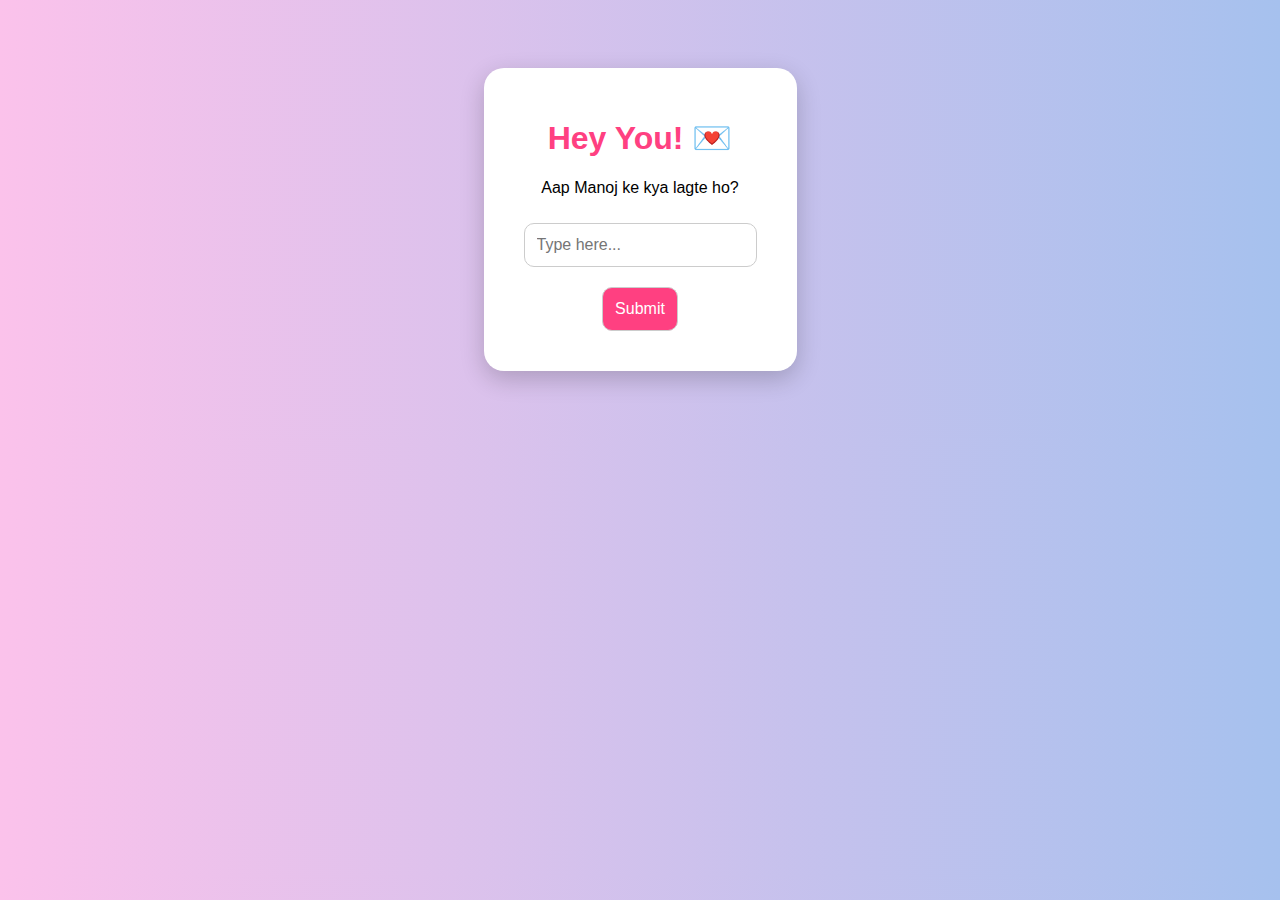
<file: index.html>
<!DOCTYPE html>
<html lang="en">
<head>
  <meta charset="UTF-8">
  <meta name="viewport" content="width=device-width, initial-scale=1">
  <title>For You 💗</title>

  
  <style>
    body {
      font-family: 'Segoe UI', sans-serif;
      background: linear-gradient(to right, #fbc2eb, #a6c1ee);
      text-align: center;
      padding: 60px 20px;
    }

    .login-box {
      background: white;
      padding: 30px;
      border-radius: 20px;
      box-shadow: 0 8px 25px rgba(0,0,0,0.2);
      display: inline-block;
      animation: popIn 1.2s ease;
    }

    h1 {
      color: #ff4081;
    }

    input, button {
      padding: 12px;
      margin: 10px;
      font-size: 1rem;
      border-radius: 10px;
      border: 1px solid #ccc;
    }

    button {
      background-color: #ff4081;
      color: white;
      cursor: pointer;
    }

    @keyframes popIn {
      from { opacity: 0; transform: scale(0.8); }
      to { opacity: 1; transform: scale(1); }
    }
  </style>
</head>
<body>

  <div class="login-box">
    <h1>Hey You! 💌</h1>
    <p>Aap Manoj ke kya lagte ho?</p>
    <input type="text" id="relationInput" placeholder="Type here..." />
    <br>
    <button onclick="checkRelation()">Submit</button>
  </div>

  <script>
    function checkRelation() {
      const input = document.getElementById('relationInput').value.toLowerCase().trim();
      if (input === "wife" || input.includes("patni") || input.includes("jaan")) {
        window.location.href = "surprise.html";
      } else {
        alert("Sirf special logon ke liye hai yeh ✨");
      }
    }
  </script>

</body>
</html>
</file>
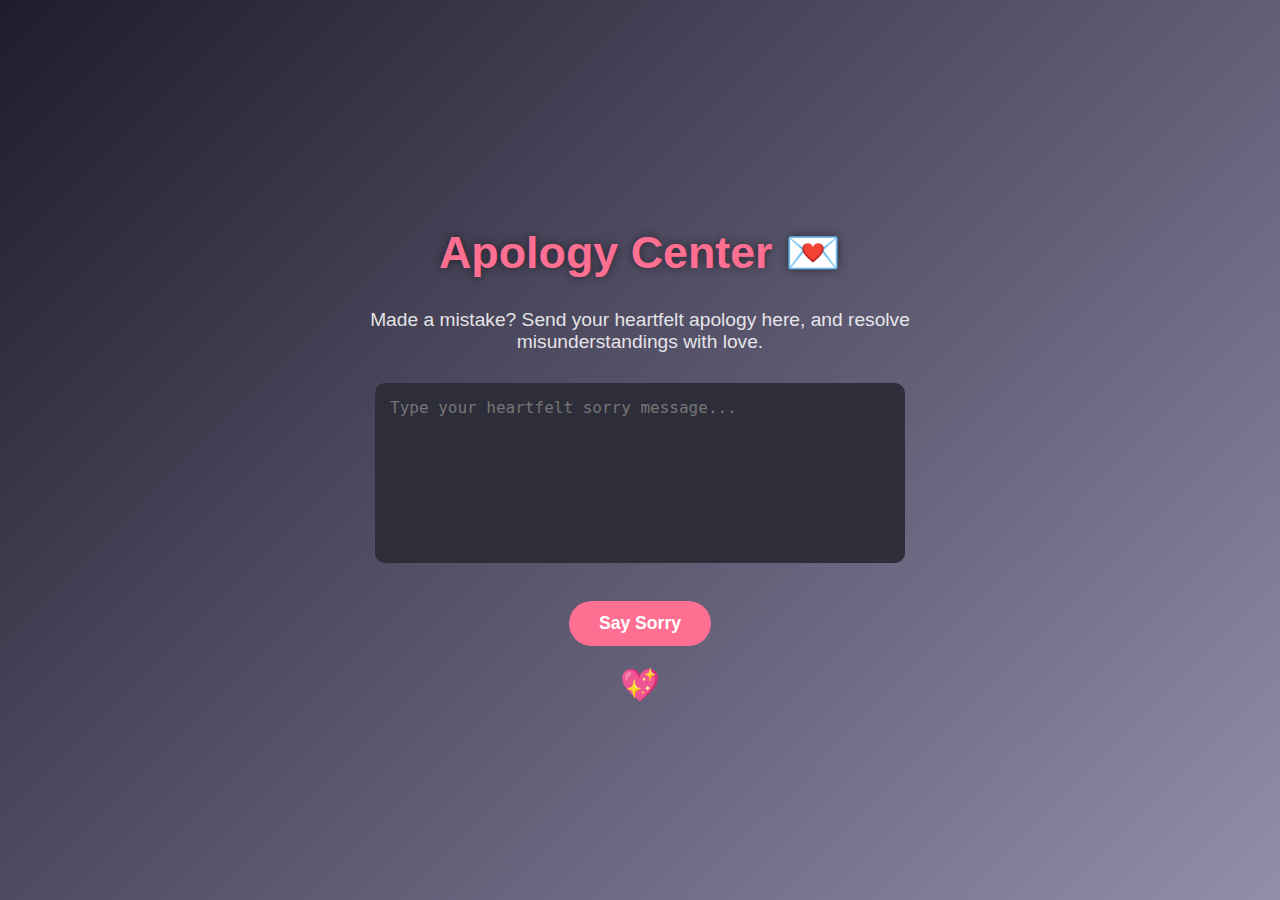
<file: apology.html>
<!DOCTYPE html>
<html lang="en">
<head>
  <meta charset="UTF-8" />
  <meta name="viewport" content="width=device-width, initial-scale=1.0"/>
  <title>Apology Center</title>
  <style>
    body {
      margin: 0;
      padding: 0;
      font-family: 'Segoe UI', sans-serif;
      background: linear-gradient(135deg, #1f1c2c, #928dab);
      color: white;
      display: flex;
      justify-content: center;
      align-items: center;
      min-height: 100vh;
      flex-direction: column;
      text-align: center;
      overflow: hidden;
    }

    h1 {
      font-size: 2.8rem;
      color: #ff6f91;
      margin-bottom: 10px;
      text-shadow: 0 0 10px rgba(0,0,0,0.5);
    }

    p {
      font-size: 1.2rem;
      opacity: 0.85;
      max-width: 600px;
      margin-bottom: 30px;
    }

    textarea {
      width: 80%;
      max-width: 500px;
      height: 150px;
      padding: 15px;
      font-size: 1rem;
      border: none;
      border-radius: 10px;
      resize: none;
      background: #2e2e3a;
      color: white;
      margin-bottom: 20px;
    }

    button {
      padding: 12px 30px;
      background-color: #ff6f91;
      border: none;
      border-radius: 30px;
      font-size: 1.1rem;
      color: white;
      font-weight: bold;
      cursor: pointer;
      transition: background 0.3s ease;
    }

    button:hover {
      background-color: #e85c7c;
    }

    .heart {
      font-size: 2rem;
      animation: beat 1s infinite;
      margin-top: 20px;
      color: #ff6f91;
    }

    @keyframes beat {
      0%, 100% { transform: scale(1); }
      50% { transform: scale(1.2); }
    }

    .thank-you {
      display: none;
      margin-top: 30px;
      font-size: 1.3rem;
      color: #ffd5ec;
    }
  </style>
</head>
<body>

  <h1>Apology Center 💌</h1>
  <p>Made a mistake? Send your heartfelt apology here, and resolve misunderstandings with love.</p>

  <textarea id="apologyMessage" placeholder="Type your heartfelt sorry message..."></textarea>
  <br/>
  <button onclick="sendApology()">Say Sorry</button>

  <div class="heart">💖</div>
  <div class="thank-you" id="thankYou">Your apology has been sent with love 💌</div>

  <script>
    function sendApology() {
      const message = document.getElementById("apologyMessage").value.trim();
      if (message.length > 0) {
        document.getElementById("thankYou").style.display = "block";
        document.getElementById("apologyMessage").value = "";
        // Optional: Save to backend or database
        console.log("Apology Sent:", message);
      } else {
        alert("Please type a heartfelt message before sending 💔");
      }
    }
  </script>

</body>
</html>
</file>
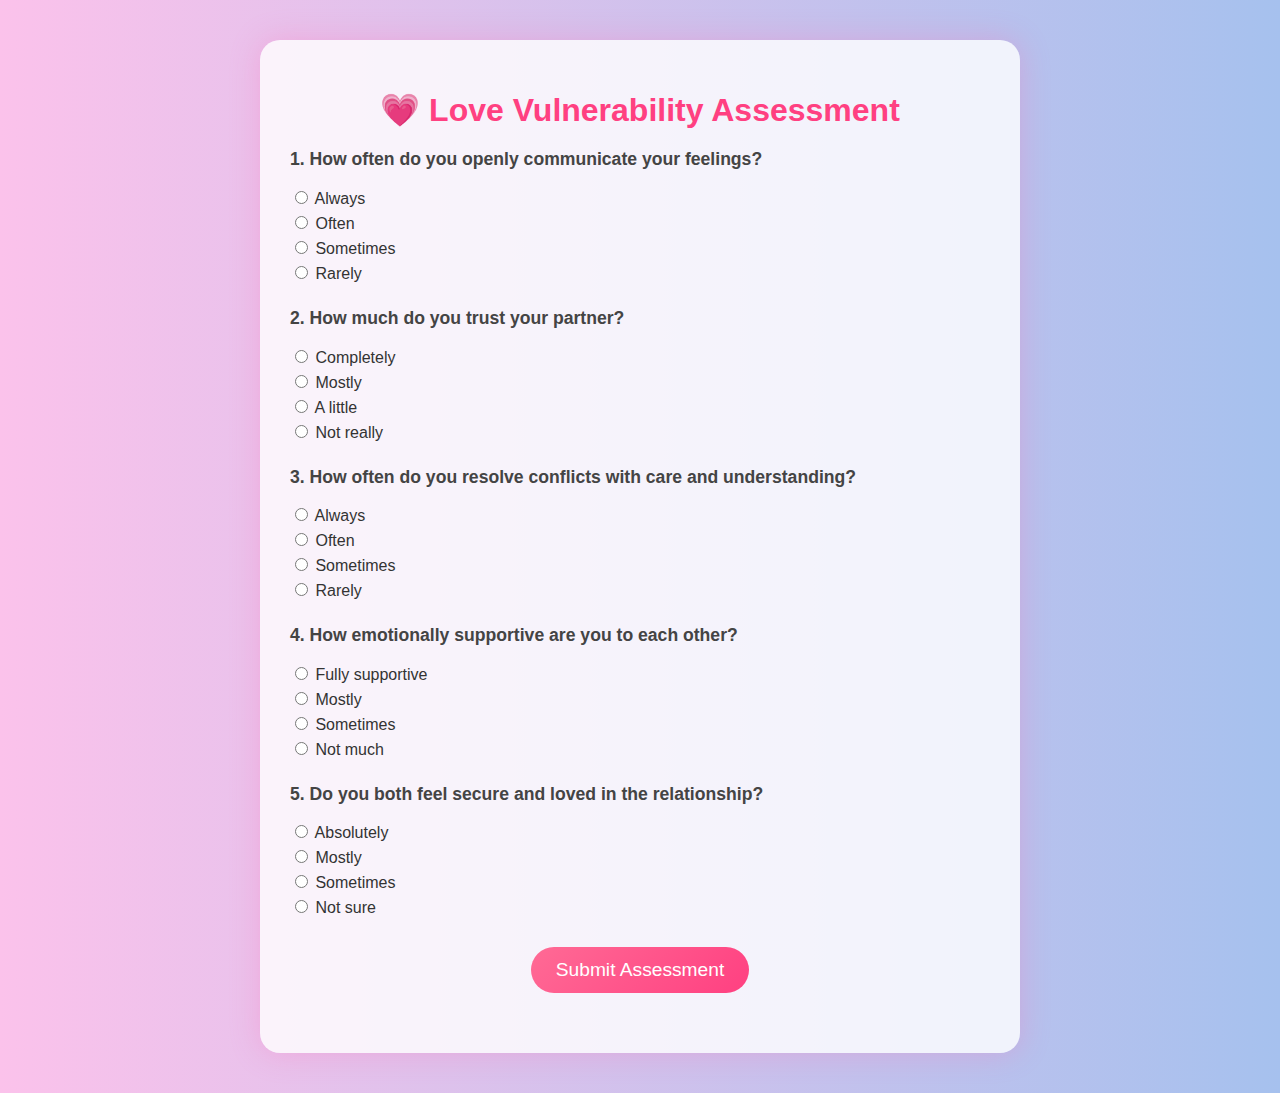
<file: assessment.html>
<!DOCTYPE html>
<html lang="en">
<head>
  <meta charset="UTF-8">
  <title>Love Vulnerability Assessment</title>
  <style>
    body {
      margin: 0;
      padding: 0;
      font-family: 'Segoe UI', sans-serif;
      background: linear-gradient(to right, #fbc2eb, #a6c1ee);
      color: #333;
    }

    .container {
      max-width: 700px;
      margin: 40px auto;
      background: rgba(255,255,255,0.8);
      padding: 30px;
      border-radius: 20px;
      box-shadow: 0 0 30px rgba(255, 105, 180, 0.3);
    }

    h1 {
      text-align: center;
      color: #ff4081;
      margin-bottom: 20px;
    }

    .question {
      margin-bottom: 25px;
    }

    .question p {
      font-size: 1.1rem;
      font-weight: bold;
      color: #444;
    }

    .options label {
      display: block;
      margin: 5px 0;
      cursor: pointer;
    }

    .btn {
      display: block;
      margin: 30px auto;
      background: linear-gradient(135deg, #ff6a95, #ff4081);
      border: none;
      color: white;
      font-size: 1.2rem;
      padding: 12px 25px;
      border-radius: 30px;
      cursor: pointer;
      transition: 0.3s;
    }

    .btn:hover {
      transform: scale(1.05);
      background: linear-gradient(135deg, #ff4b7d, #ff005e);
    }

    .result {
      text-align: center;
      margin-top: 30px;
      font-size: 1.3rem;
      font-weight: bold;
      color: #ff005e;
    }
  </style>
</head>
<body>
  <div class="container">
    <h1>💗 Love Vulnerability Assessment</h1>

    <form id="assessmentForm">
      <div class="question">
        <p>1. How often do you openly communicate your feelings?</p>
        <div class="options">
          <label><input type="radio" name="q1" value="4" required> Always</label>
          <label><input type="radio" name="q1" value="3"> Often</label>
          <label><input type="radio" name="q1" value="2"> Sometimes</label>
          <label><input type="radio" name="q1" value="1"> Rarely</label>
        </div>
      </div>

      <div class="question">
        <p>2. How much do you trust your partner?</p>
        <div class="options">
          <label><input type="radio" name="q2" value="4" required> Completely</label>
          <label><input type="radio" name="q2" value="3"> Mostly</label>
          <label><input type="radio" name="q2" value="2"> A little</label>
          <label><input type="radio" name="q2" value="1"> Not really</label>
        </div>
      </div>

      <div class="question">
        <p>3. How often do you resolve conflicts with care and understanding?</p>
        <div class="options">
          <label><input type="radio" name="q3" value="4" required> Always</label>
          <label><input type="radio" name="q3" value="3"> Often</label>
          <label><input type="radio" name="q3" value="2"> Sometimes</label>
          <label><input type="radio" name="q3" value="1"> Rarely</label>
        </div>
      </div>

      <div class="question">
        <p>4. How emotionally supportive are you to each other?</p>
        <div class="options">
          <label><input type="radio" name="q4" value="4" required> Fully supportive</label>
          <label><input type="radio" name="q4" value="3"> Mostly</label>
          <label><input type="radio" name="q4" value="2"> Sometimes</label>
          <label><input type="radio" name="q4" value="1"> Not much</label>
        </div>
      </div>

      <div class="question">
        <p>5. Do you both feel secure and loved in the relationship?</p>
        <div class="options">
          <label><input type="radio" name="q5" value="4" required> Absolutely</label>
          <label><input type="radio" name="q5" value="3"> Mostly</label>
          <label><input type="radio" name="q5" value="2"> Sometimes</label>
          <label><input type="radio" name="q5" value="1"> Not sure</label>
        </div>
      </div>

      <button type="submit" class="btn">Submit Assessment</button>
    </form>

    <div id="result" class="result"></div>
  </div>

  <script>
    document.getElementById('assessmentForm').addEventListener('submit', function(e) {
      e.preventDefault();
      let total = 0;
      for (let i = 1; i <= 5; i++) {
        let val = document.querySelector('input[name="q' + i + '"]:checked');
        total += parseInt(val.value);
      }

      let message = "";
      if (total >= 18) {
        message = `💖 Your Love Vulnerability Score is ${total}/20 — You're deeply connected. Just keep communicating & loving!`;
      } else if (total >= 14) {
        message = `💞 Your Score is ${total}/20 — You're doing great, but a little more emotional bonding can strengthen it.`;
      } else {
        message = `💔 Your Score is ${total}/20 — Some vulnerability exists. Have an open heart-to-heart conversation soon.`;
      }

      document.getElementById('result').innerText = message;
    });
  </script>
</body>
</html>
</file>
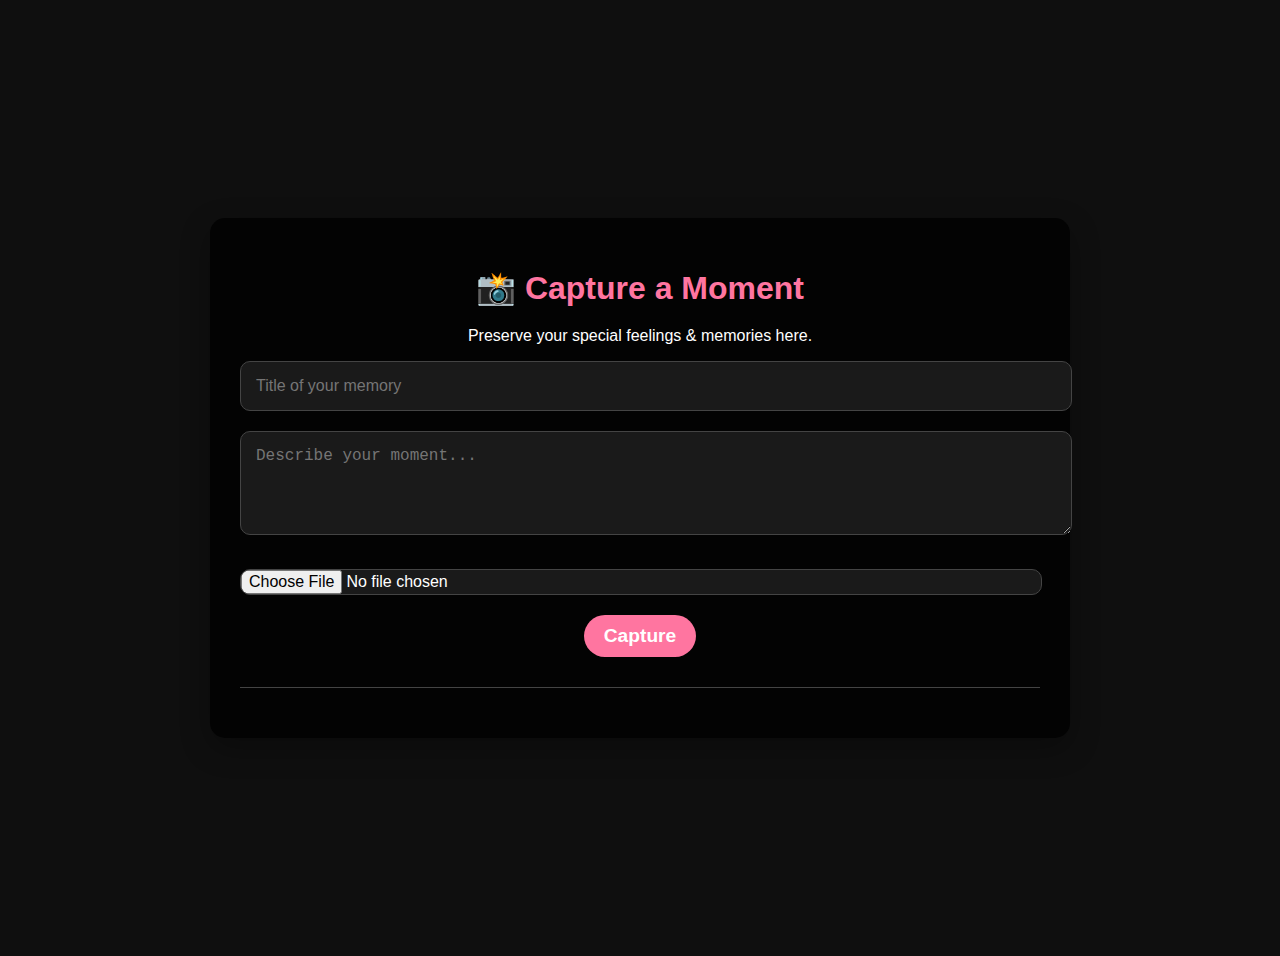
<file: capture_moment.html>
<!DOCTYPE html>
<html lang="en">
<head>
  <meta charset="UTF-8" />
  <meta name="viewport" content="width=device-width, initial-scale=1.0" />
  <title>Capture a Moment</title>
  <style>
    body {
      font-family: 'Roboto', sans-serif;
      background: #0f0f0f;
      color: #fff;
      display: flex;
      justify-content: center;
      align-items: center;
      min-height: 100vh;
      overflow: hidden;
      padding: 20px;
    }

    .container {
      width: 100%;
      max-width: 800px;
      background: rgba(0, 0, 0, 0.8);
      padding: 30px;
      border-radius: 15px;
      box-shadow: 0 10px 30px rgba(0, 0, 0, 0.3);
      text-align: center;
    }

    .container h1 {
      font-size: 2rem;
      color: #ff75a0;
      margin-bottom: 20px;
    }

    .input-field {
      margin-bottom: 20px;
    }

    .input-field input, .input-field textarea {
      width: 100%;
      padding: 15px;
      background: #1a1a1a;
      border: 1px solid #444;
      border-radius: 10px;
      color: white;
      font-size: 1rem;
    }

    .input-field input[type="file"] {
      padding: 0;
      margin-top: 10px;
    }

    .button {
      background: #ff75a0;
      border: none;
      border-radius: 25px;
      padding: 10px 20px;
      font-size: 1.2rem;
      color: white;
      font-weight: bold;
      cursor: pointer;
      transition: 0.3s;
    }

    .button:hover {
      background: #f5608c;
    }

    .memory-list {
      margin-top: 30px;
      padding-top: 20px;
      border-top: 1px solid #444;
    }

    .memory {
      background: #222;
      padding: 15px;
      border-radius: 10px;
      margin-bottom: 10px;
      text-align: left;
    }

    .memory img {
      width: 100px;
      height: 100px;
      object-fit: cover;
      border-radius: 10px;
      margin-right: 15px;
    }

    .memory .details {
      display: inline-block;
      vertical-align: top;
      max-width: calc(100% - 120px);
    }

    .memory .details h4 {
      color: #ff75a0;
      font-size: 1.1rem;
    }

    .memory .details p {
      color: #ccc;
    }
  </style>
</head>
<body>

  <div class="container">
    <h1>📸 Capture a Moment</h1>
    <p>Preserve your special feelings & memories here.</p>

    <div class="input-field">
      <input type="text" id="memoryTitle" placeholder="Title of your memory" />
    </div>
    <div class="input-field">
      <textarea id="memoryDescription" rows="4" placeholder="Describe your moment..."></textarea>
    </div>
    <div class="input-field">
      <input type="file" id="memoryImage" />
    </div>
    <button class="button" onclick="storeMemory()">Capture</button>

    <div class="memory-list" id="memoryList"></div>
  </div>

  <script>
    // Function to capture and store memory
    function storeMemory() {
      const title = document.getElementById('memoryTitle').value;
      const description = document.getElementById('memoryDescription').value;
      const image = document.getElementById('memoryImage').files[0];

      if (title && description && image) {
        const reader = new FileReader();
        reader.onloadend = function () {
          const memoryHTML = `
            <div class="memory">
              <img src="${reader.result}" alt="${title}" />
              <div class="details">
                <h4>${title}</h4>
                <p>${description}</p>
              </div>
            </div>
          `;

          const memoryList = document.getElementById('memoryList');
          memoryList.insertAdjacentHTML('beforeend', memoryHTML);

          // Clear the form after submission
          document.getElementById('memoryTitle').value = '';
          document.getElementById('memoryDescription').value = '';
          document.getElementById('memoryImage').value = '';
        };
        reader.readAsDataURL(image); // Read image as base64
      } else {
        alert('Please fill all fields!');
      }
    }
  </script>

</body>
</html>
</file>
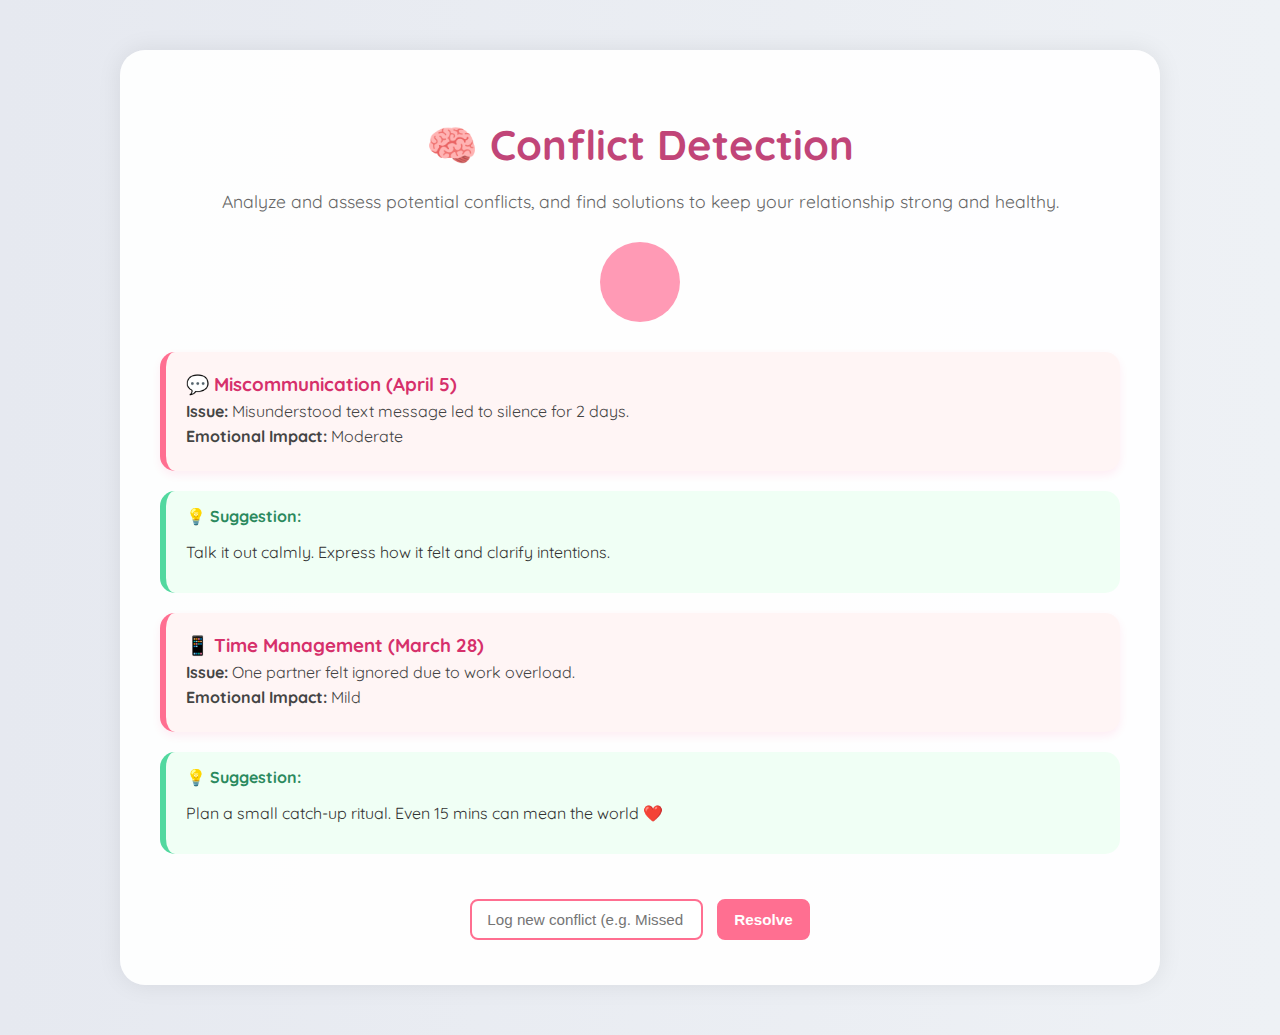
<file: conflict.html>
<!DOCTYPE html>
<html lang="en">
<head>
  <meta charset="UTF-8">
  <title>Conflict Detection</title>
  <link href="https://fonts.googleapis.com/css2?family=Quicksand:wght@400;600&display=swap" rel="stylesheet">
  <style>
    body {
      background: linear-gradient(to right, #e6e9f0, #eef1f5);
      font-family: 'Quicksand', sans-serif;
      margin: 0;
      padding: 0;
      color: #333;
    }

    .container {
      max-width: 960px;
      margin: 50px auto;
      padding: 40px;
      background: #ffffffeb;
      border-radius: 25px;
      box-shadow: 0 0 25px rgba(0,0,0,0.08);
    }

    h1 {
      text-align: center;
      font-size: 2.6rem;
      color: #c14578;
      margin-bottom: 20px;
    }

    .sub {
      text-align: center;
      font-size: 1.1rem;
      margin-bottom: 30px;
      color: #666;
    }

    .conflict-box {
      background: #fff5f5;
      border-left: 6px solid #ff6f91;
      padding: 20px;
      border-radius: 15px;
      margin: 20px 0;
      box-shadow: 0 4px 10px rgba(255, 0, 98, 0.07);
    }

    .conflict-box h3 {
      margin: 0;
      color: #d6306b;
    }

    .conflict-box p {
      margin: 5px 0;
      color: #444;
    }

    .resolution {
      background: #f0fff5;
      border-left: 6px solid #52d89f;
      padding: 15px 20px;
      margin: 20px 0;
      border-radius: 15px;
    }

    .resolution h4 {
      margin: 0;
      color: #2b8a5e;
    }

    .pulse {
      width: 80px;
      height: 80px;
      border-radius: 50%;
      background: #ff9ab5;
      margin: 30px auto;
      animation: pulse 2s infinite;
    }

    @keyframes pulse {
      0% { transform: scale(1); opacity: 1; }
      50% { transform: scale(1.2); opacity: 0.7; }
      100% { transform: scale(1); opacity: 1; }
    }

    .log-new {
      text-align: center;
      margin-top: 40px;
    }

    .log-new input, .log-new button {
      padding: 10px 15px;
      border-radius: 8px;
      border: 2px solid #ff6f91;
      margin: 5px;
      font-size: 0.95rem;
    }

    .log-new button {
      background: #ff6f91;
      color: white;
      cursor: pointer;
      font-weight: bold;
    }

    .log-new button:hover {
      background: #e95077;
    }

  </style>
</head>
<body>
  <div class="container">
    <h1>🧠 Conflict Detection</h1>
    <div class="sub">Analyze and assess potential conflicts, and find solutions to keep your relationship strong and healthy.</div>

    <div class="pulse"></div>

    <div class="conflict-box">
      <h3>💬 Miscommunication (April 5)</h3>
      <p><strong>Issue:</strong> Misunderstood text message led to silence for 2 days.</p>
      <p><strong>Emotional Impact:</strong> Moderate</p>
    </div>

    <div class="resolution">
      <h4>💡 Suggestion:</h4>
      <p>Talk it out calmly. Express how it felt and clarify intentions.</p>
    </div>

    <div class="conflict-box">
      <h3>📱 Time Management (March 28)</h3>
      <p><strong>Issue:</strong> One partner felt ignored due to work overload.</p>
      <p><strong>Emotional Impact:</strong> Mild</p>
    </div>

    <div class="resolution">
      <h4>💡 Suggestion:</h4>
      <p>Plan a small catch-up ritual. Even 15 mins can mean the world ❤️</p>
    </div>

    <div class="log-new">
      <input type="text" placeholder="Log new conflict (e.g. Missed Date)">
      <button>Resolve</button>
    </div>
  </div>
</body>
</html>
</file>
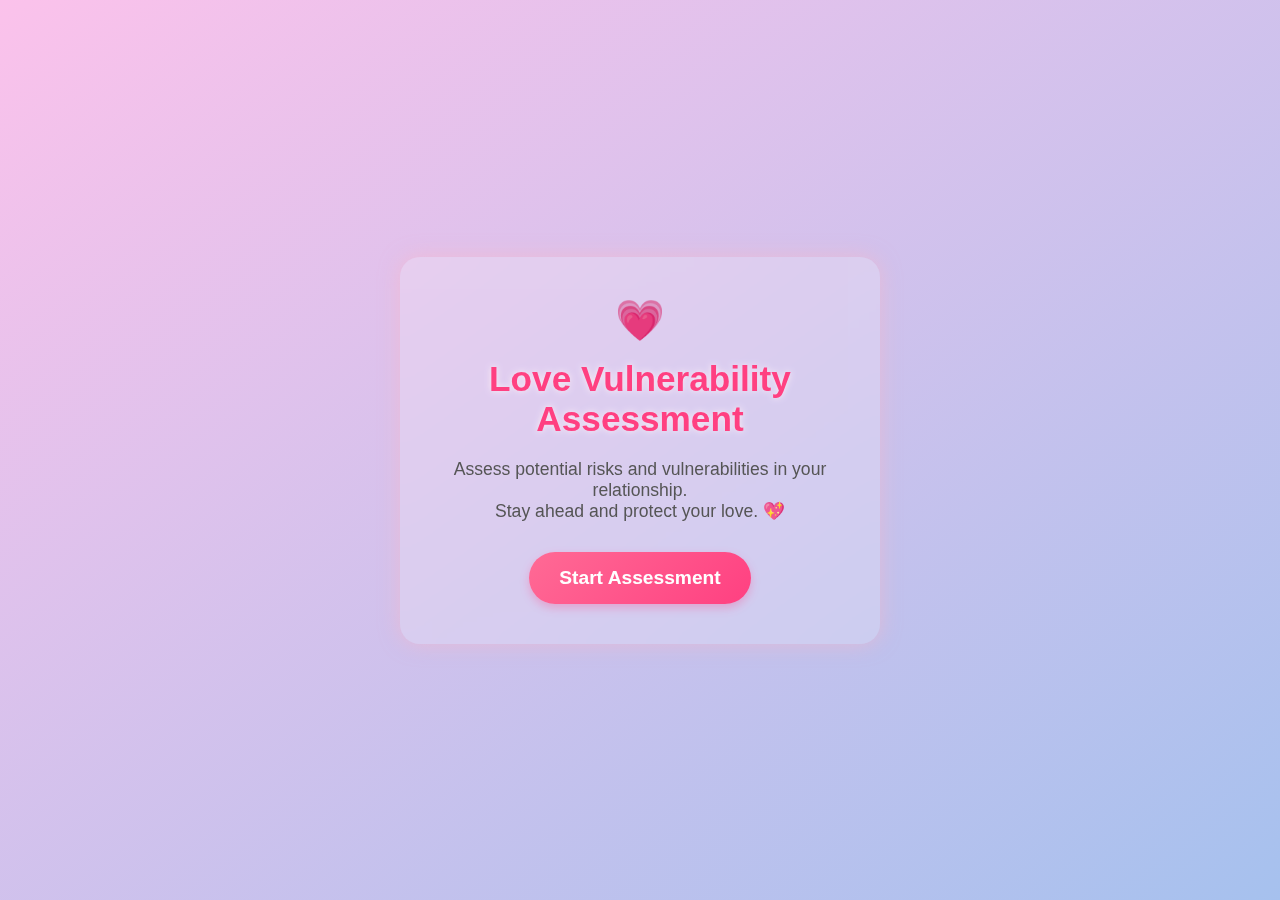
<file: love.html>
<!DOCTYPE html>
<html lang="en">
<head>
  <meta charset="UTF-8" />
  <meta name="viewport" content="width=device-width, initial-scale=1.0"/>
  <title>Love Vulnerability Assessment</title>
  <style>
    body {
      margin: 0;
      padding: 0;
      font-family: 'Segoe UI', sans-serif;
      background: linear-gradient(to bottom right, #fbc2eb, #a6c1ee);
      display: flex;
      justify-content: center;
      align-items: center;
      height: 100vh;
      color: #333;
    }

    .container {
      text-align: center;
      background: rgba(255, 255, 255, 0.2);
      padding: 40px;
      border-radius: 20px;
      box-shadow: 0 0 20px rgba(255, 182, 193, 0.5);
      backdrop-filter: blur(12px);
      width: 400px;
    }

    .title {
      font-size: 2.2rem;
      font-weight: bold;
      color: #ff4081;
      text-shadow: 0 0 6px #fff0f5;
      margin-bottom: 20px;
    }

    .description {
      font-size: 1.1rem;
      margin-bottom: 30px;
      color: #555;
    }

    .btn-start {
      background: linear-gradient(135deg, #ff6a95, #ff4081);
      border: none;
      padding: 15px 30px;
      font-size: 1.2rem;
      border-radius: 30px;
      color: white;
      font-weight: bold;
      cursor: pointer;
      transition: 0.3s ease;
      box-shadow: 0 4px 10px rgba(255, 64, 129, 0.3);
    }

    .btn-start:hover {
      background: linear-gradient(135deg, #ff4b7d, #ff005e);
      transform: scale(1.05);
    }

    .heart-icon {
      font-size: 40px;
      margin-bottom: 15px;
      color: #ff4b7d;
    }
  </style>
</head>
<body>

  <div class="container">
    <div class="heart-icon">💗</div>
    <div class="title">Love Vulnerability Assessment</div>
    <div class="description">
      Assess potential risks and vulnerabilities in your relationship.<br>
      Stay ahead and protect your love. 💖
    </div>
    <button class="btn-start" onclick="startAssessment()">Start Assessment</button>
  </div>

  <script>
    function startAssessment() {
      window.location.href = "assessment.html";
    }
  </script>

</body>
</html>
</file>
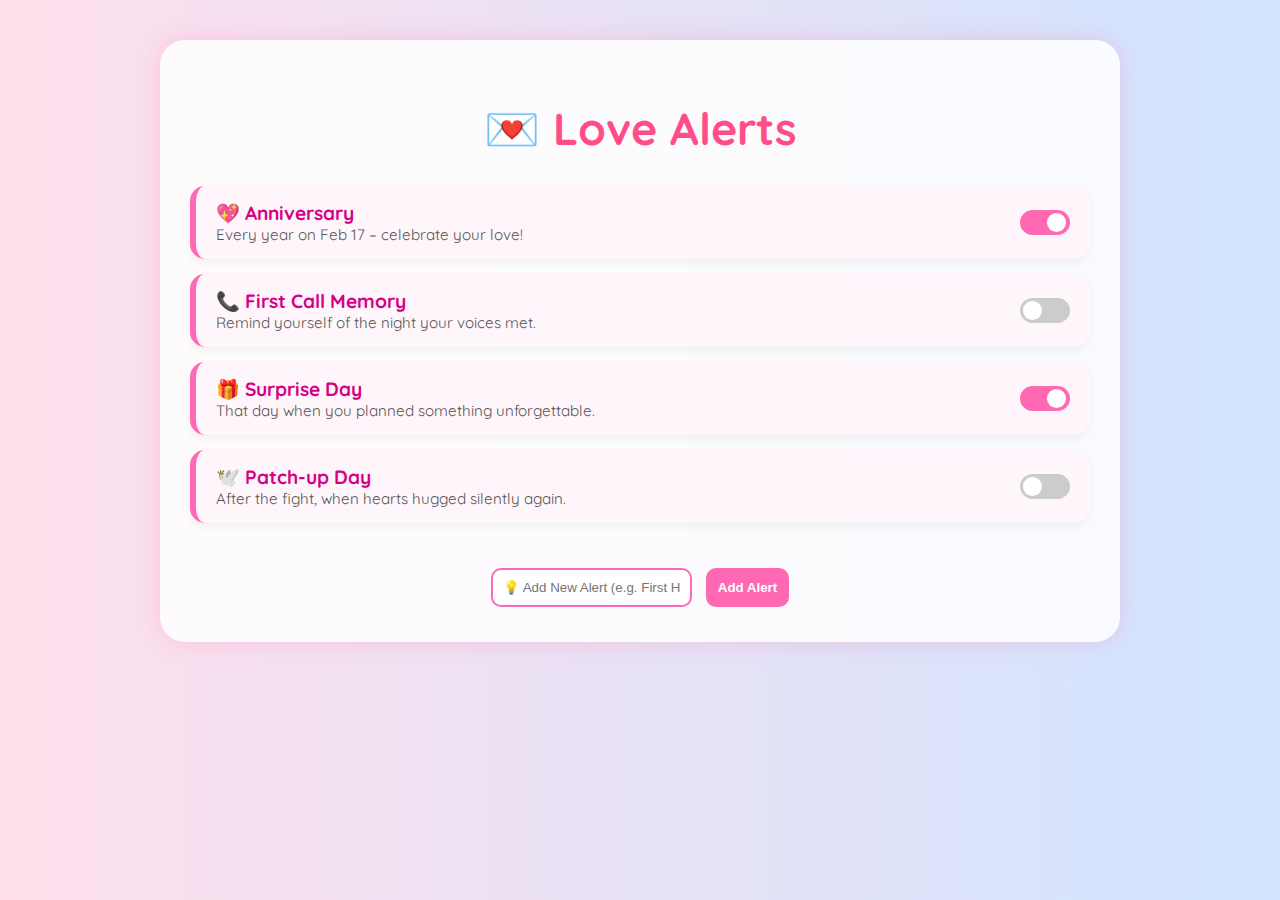
<file: love_alerts.html>
<!DOCTYPE html>
<html lang="en">
<head>
  <meta charset="UTF-8">
  <title>Love Alerts</title>
  <link href="https://fonts.googleapis.com/css2?family=Quicksand:wght@400;600&display=swap" rel="stylesheet">
  <style>
    body {
      background: linear-gradient(to right, #ffe0ec, #d0e4ff);
      font-family: 'Quicksand', sans-serif;
      margin: 0;
      padding: 0;
      color: #333;
    }

    .container {
      max-width: 900px;
      margin: 40px auto;
      padding: 30px;
      background: #ffffffd9;
      border-radius: 25px;
      box-shadow: 0 0 25px rgba(255, 80, 150, 0.2);
    }

    h1 {
      text-align: center;
      color: #ff4d88;
      font-size: 2.8rem;
      margin-bottom: 30px;
    }

    .alert-card {
      background: #fff6fb;
      border-left: 6px solid #ff69b4;
      padding: 15px 20px;
      border-radius: 15px;
      margin: 15px 0;
      display: flex;
      justify-content: space-between;
      align-items: center;
      box-shadow: 0 4px 10px rgba(0,0,0,0.05);
    }

    .alert-title {
      font-weight: bold;
      font-size: 1.2rem;
      color: #d60087;
    }

    .alert-desc {
      font-size: 0.95rem;
      color: #555;
    }

    .toggle-switch {
      position: relative;
      width: 50px;
      height: 25px;
    }

    .toggle-switch input {
      opacity: 0;
      width: 0;
      height: 0;
    }

    .slider {
      position: absolute;
      cursor: pointer;
      top: 0;
      left: 0;
      right: 0;
      bottom: 0;
      background-color: #ccc;
      transition: 0.4s;
      border-radius: 25px;
    }

    .slider:before {
      position: absolute;
      content: "";
      height: 19px;
      width: 19px;
      left: 3px;
      bottom: 3px;
      background-color: white;
      transition: 0.4s;
      border-radius: 50%;
    }

    input:checked + .slider {
      background-color: #ff69b4;
    }

    input:checked + .slider:before {
      transform: translateX(24px);
    }

    .add-new {
      text-align: center;
      margin-top: 40px;
    }

    .add-new input, .add-new button {
      padding: 10px;
      margin: 5px;
      border: 2px solid #ff69b4;
      border-radius: 10px;
      outline: none;
    }

    .add-new button {
      background: #ff69b4;
      color: white;
      font-weight: bold;
      cursor: pointer;
    }

    .add-new button:hover {
      background: #ff3f98;
    }

  </style>
</head>
<body>
  <div class="container">
    <h1>💌 Love Alerts</h1>

    <div class="alert-card">
      <div>
        <div class="alert-title">💖 Anniversary</div>
        <div class="alert-desc">Every year on Feb 17 – celebrate your love!</div>
      </div>
      <label class="toggle-switch">
        <input type="checkbox" checked>
        <span class="slider"></span>
      </label>
    </div>

    <div class="alert-card">
      <div>
        <div class="alert-title">📞 First Call Memory</div>
        <div class="alert-desc">Remind yourself of the night your voices met.</div>
      </div>
      <label class="toggle-switch">
        <input type="checkbox">
        <span class="slider"></span>
      </label>
    </div>

    <div class="alert-card">
      <div>
        <div class="alert-title">🎁 Surprise Day</div>
        <div class="alert-desc">That day when you planned something unforgettable.</div>
      </div>
      <label class="toggle-switch">
        <input type="checkbox" checked>
        <span class="slider"></span>
      </label>
    </div>

    <div class="alert-card">
      <div>
        <div class="alert-title">🕊️ Patch-up Day</div>
        <div class="alert-desc">After the fight, when hearts hugged silently again.</div>
      </div>
      <label class="toggle-switch">
        <input type="checkbox">
        <span class="slider"></span>
      </label>
    </div>

    <div class="add-new">
      <input type="text" placeholder="💡 Add New Alert (e.g. First Hug)">
      <button>Add Alert</button>
    </div>
  </div>
</body>
</html>
</file>
